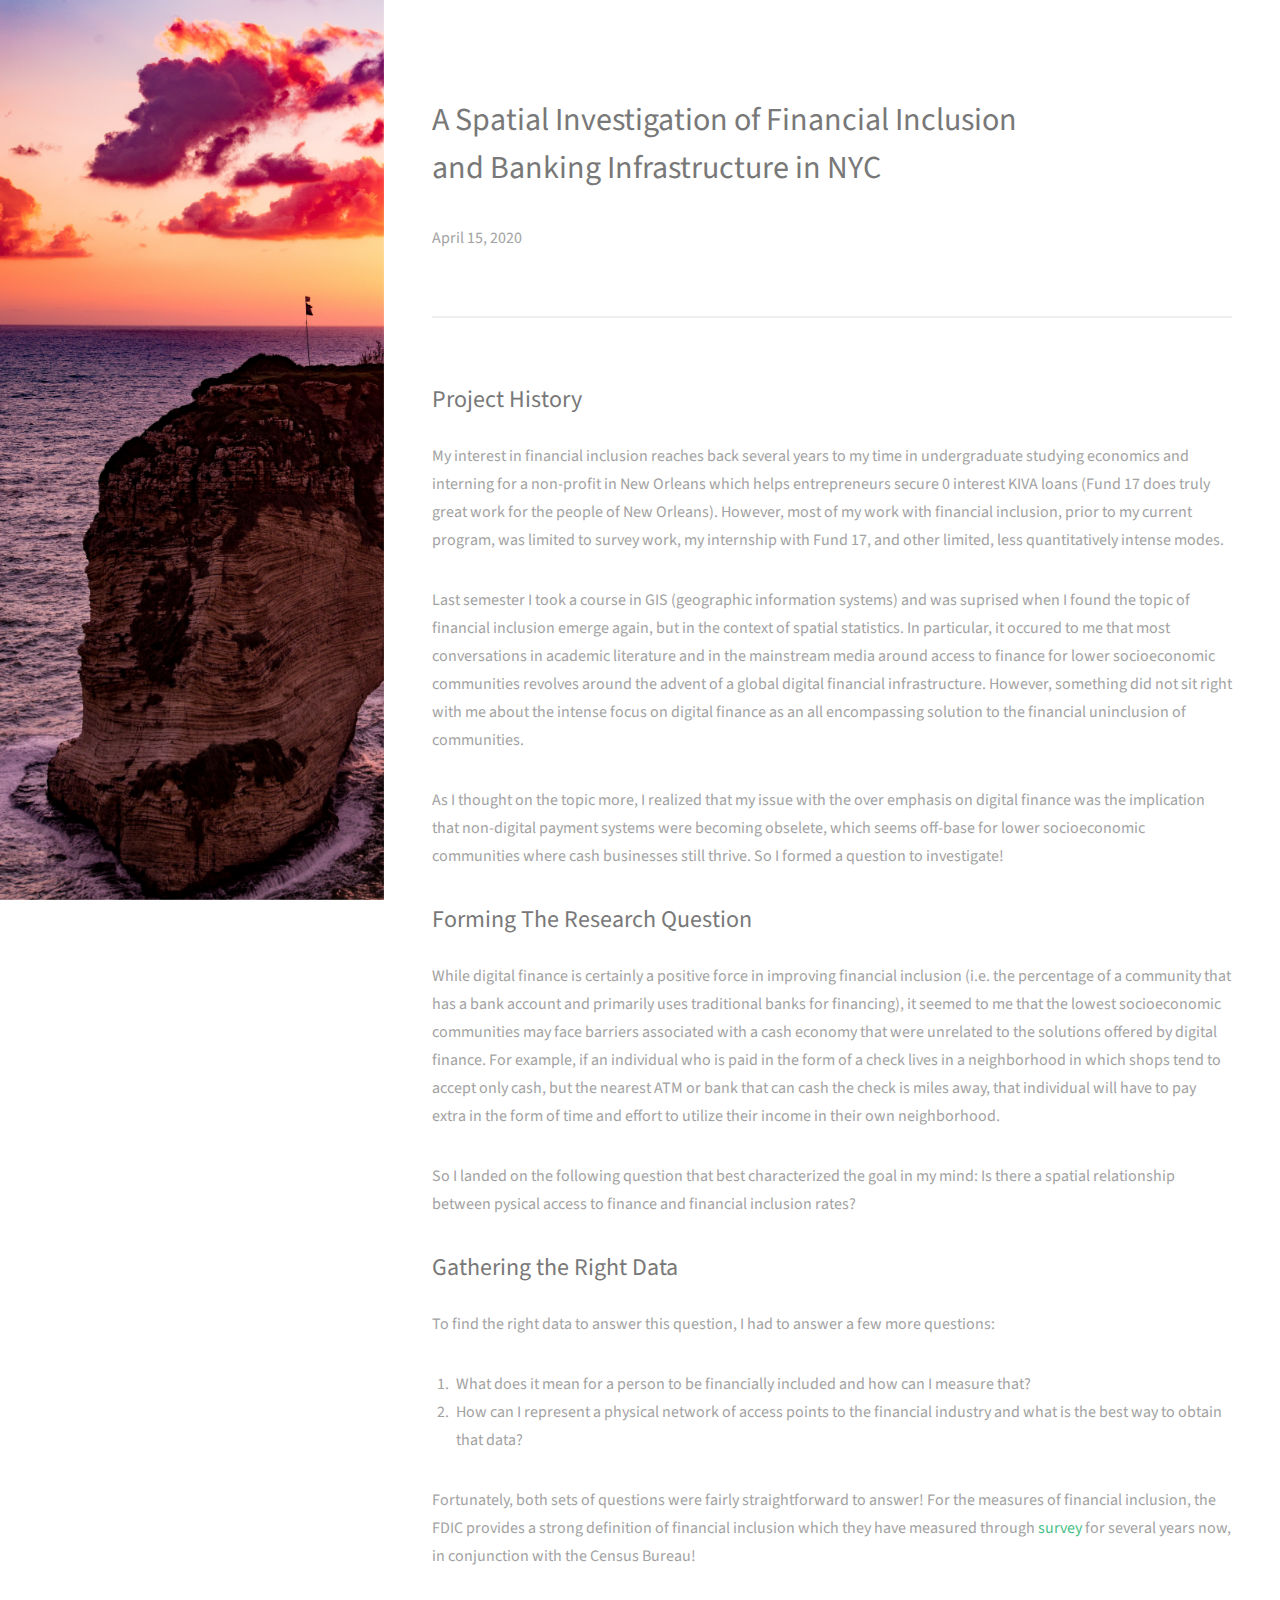
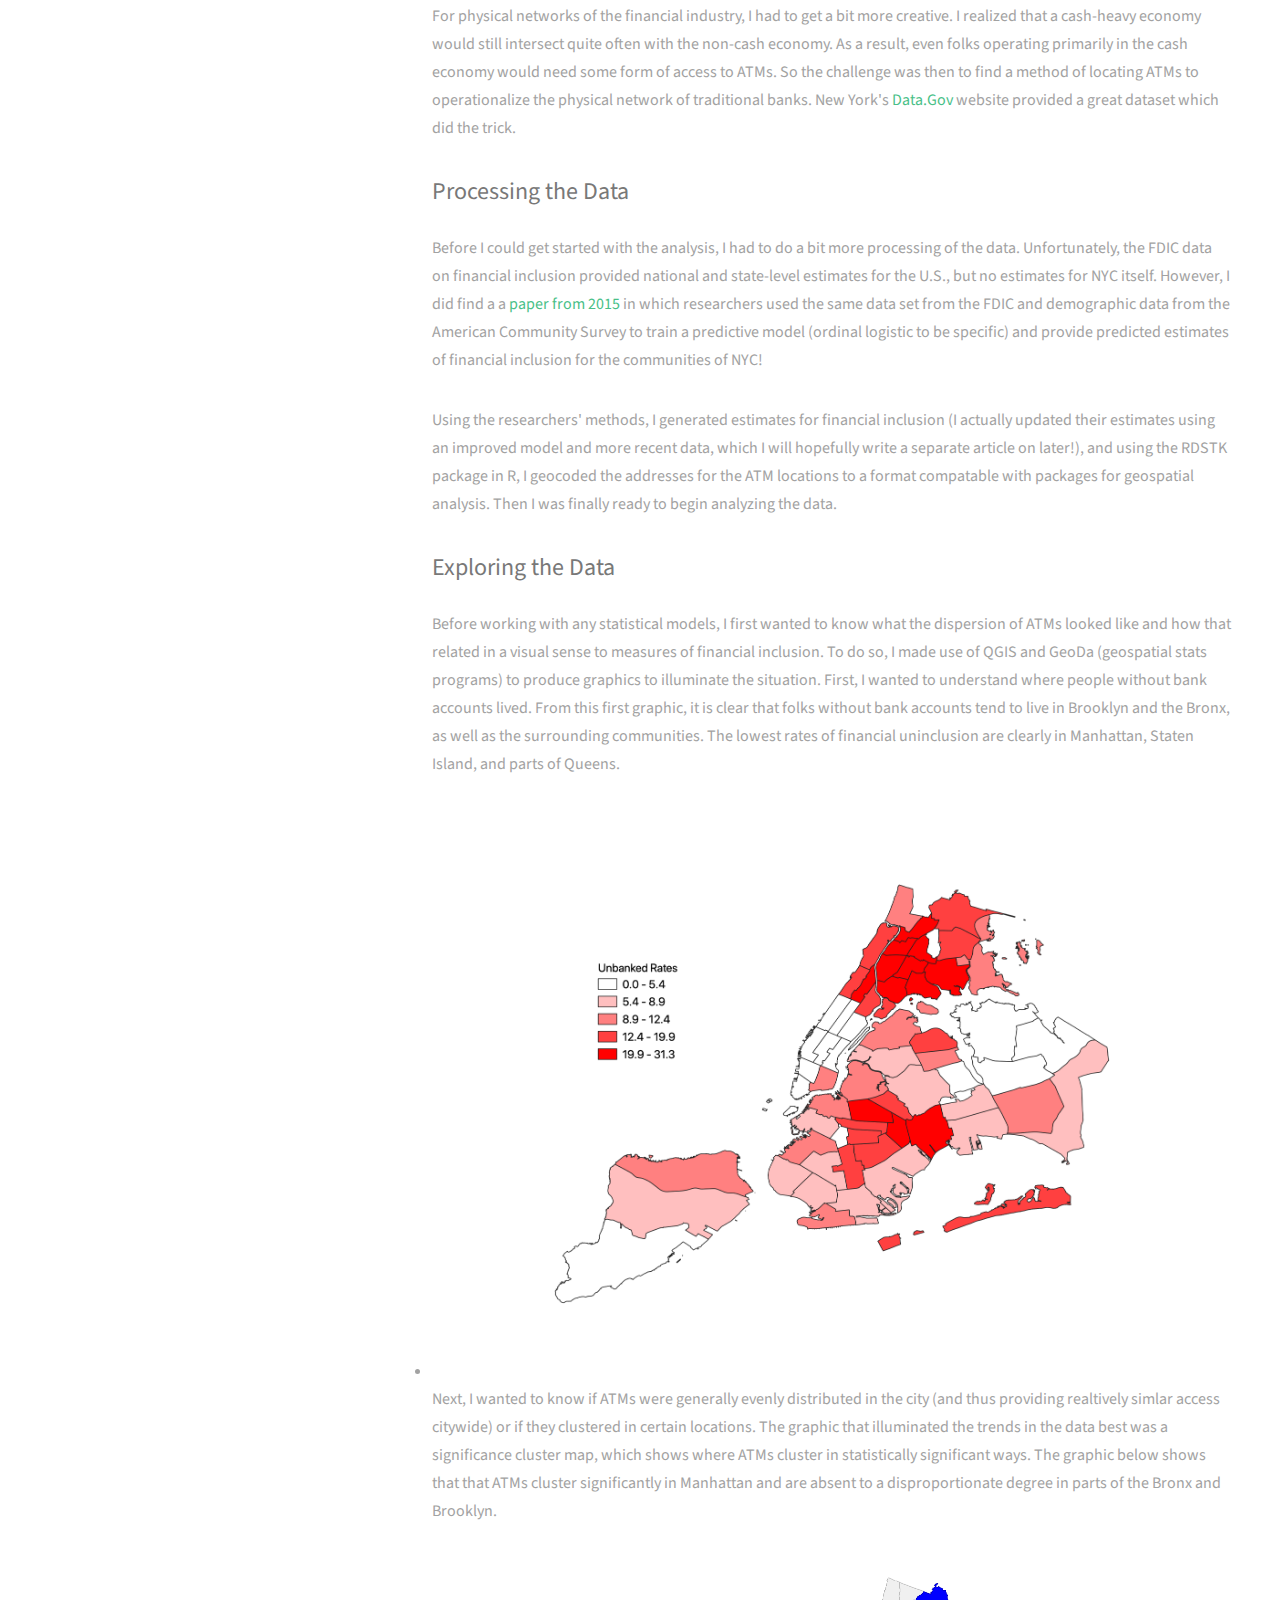
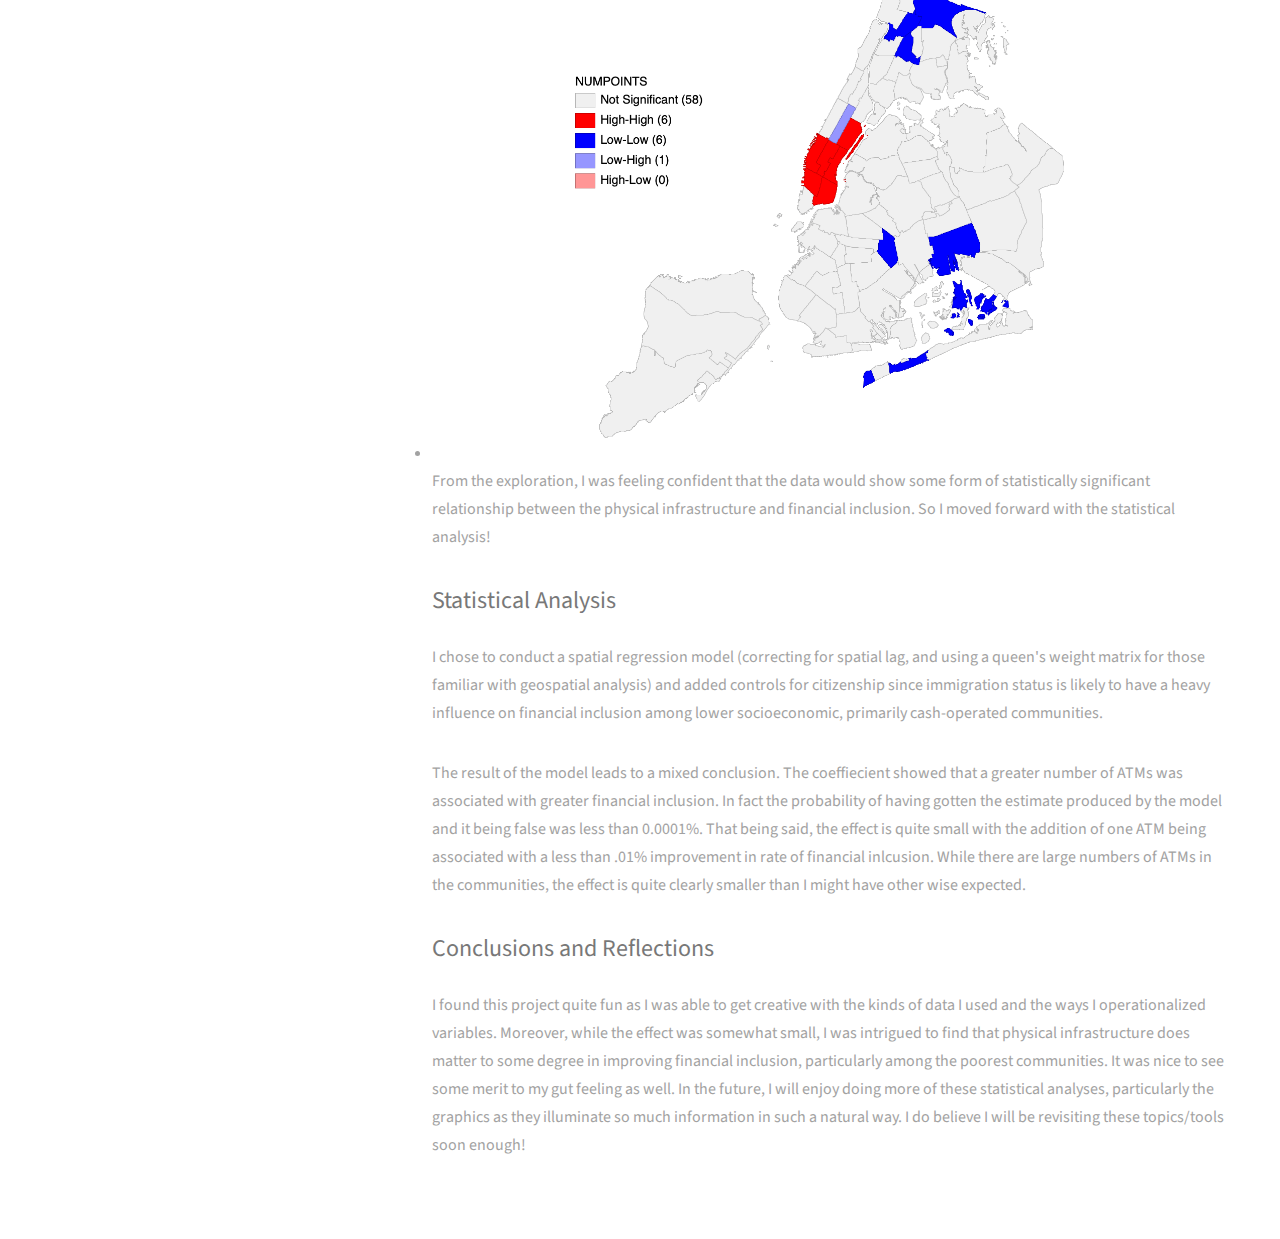
<file: pages/article1.html>
<!DOCTYPE HTML>
<!--
	Strata by HTML5 UP
	html5up.net | @ajlkn
	Free for personal and commercial use under the CCA 3.0 license (html5up.net/license)
-->
<html>
	<head>
		<title>L. Nix</title>
		<meta charset="utf-8" />
		<meta name="viewport" content="width=device-width, initial-scale=1, user-scalable=no" />
		<link rel="stylesheet" href="../assets/css/main.css" />
	</head>
	<body class="is-preload">

		<!-- Header -->
			<header id="header">
				<div class="inner">
					
				</div>
			</header>

		<!-- Main -->
			<div id="main">

				<!-- One -->
					<section id="one">
						<header class="major">
							<h2>A Spatial Investigation of Financial Inclusion <br \>
								and Banking Infrastructure in NYC</h2>
						</header>
						<p>April 15, 2020</p>
						<!--
						<ul class="actions">
							<li><a href="#" class="button">Learn More</a></li>
						</ul>
						-->
					</section>

					<!-- Two -->
					<section id="two">
						<h2>Project History</h2>
						<p>My interest in financial inclusion reaches back several years to my time in undergraduate studying economics and interning for a non-profit in New Orleans which helps entrepreneurs secure 0 interest KIVA loans (Fund 17 does truly great work for the people of New Orleans). However, most of my work with financial inclusion, prior to my current program, was limited to survey work, my internship with Fund 17, and other limited, less quantitatively intense modes.</p>
						<p>Last semester I took a course in GIS (geographic information systems) and was suprised when I found the topic of financial inclusion emerge again, but in the context of spatial statistics. In particular, it occured to me that most conversations in academic literature and in the mainstream media around access to finance for lower socioeconomic communities revolves around the advent of a global digital financial infrastructure. However, something did not sit right with me about the intense focus on digital finance as an all encompassing solution to the financial uninclusion of communities.</p>
						<p>As I thought on the topic more, I realized that my issue with the over emphasis on digital finance was the implication that non-digital payment systems were becoming obselete, which seems off-base for lower socioeconomic communities where cash businesses still thrive. So I formed a question to investigate!</p>
						<h2>Forming The Research Question</h2>
						<p>While digital finance is certainly a positive force in improving financial inclusion (i.e. the percentage of a community that has a bank account and primarily uses traditional banks for financing), it seemed to me that the lowest socioeconomic communities may face barriers associated with a cash economy that were unrelated to the solutions offered by digital finance. For example, if an individual who is paid in the form of a check lives in a neighborhood in which shops tend to accept only cash, but the nearest ATM or bank that can cash the check is miles away, that individual will have to pay extra in the form of time and effort to utilize their income in their own neighborhood.</p>
						<p>So I landed on the following question that best characterized the goal in my mind: Is there a spatial relationship between pysical access to finance and financial inclusion rates?</p>
						<h2>Gathering the Right Data</h2>
						<p>To find the right data to answer this question, I had to answer a few more questions:</p>
						<ol>
						<li>What does it mean for a person to be financially included and how can I measure that?</li>
						<li>How can I represent a physical network of access points to the financial industry and what is the best way to obtain that data?</li>
						</ol>
						<p>Fortunately, both sets of questions were fairly straightforward to answer! For the measures of financial inclusion, the FDIC provides a strong definition of financial inclusion which they have measured through <a href="https://catalog.data.gov/dataset/bank-owned-atm-locations-in-new-york-state"><span>survey</span></a> for several years now, in conjunction with the Census Bureau!</p>
						<p>For physical networks of the financial industry, I had to get a bit more creative. I realized that a cash-heavy economy would still intersect quite often with the non-cash economy. As a result, even folks operating primarily in the cash economy would need some form of access to ATMs. So the challenge was then to find a method of locating ATMs to operationalize the physical network of traditional banks. New York's <a href="https://economicinclusion.gov/"><span>Data.Gov</span></a> website provided a great dataset which did the trick.</p>
						<h2>Processing the Data</h2>
						<p> Before I could get started with the analysis, I had to do a bit more processing of the data. Unfortunately, the FDIC data on financial inclusion provided national and state-level estimates for the U.S., but no estimates for NYC itself. However, I did find a a <a href="https://www.urban.org/research/publication/where-are-unbanked-and-underbanked-new-york-city"><span>paper from 2015</span></a> in which researchers used the same data set from the FDIC and demographic data from the American Community Survey to train a predictive model (ordinal logistic to be specific) and provide predicted estimates of financial inclusion for the communities of NYC!</p>
						<p>Using the researchers' methods, I generated estimates for financial inclusion (I actually updated their estimates using an improved model and more recent data, which I will hopefully write a separate article on later!), and using the RDSTK package in R, I geocoded the addresses for the ATM locations to a format compatable with packages for geospatial analysis. Then I was finally ready to begin analyzing the data.</p>
						<h2>Exploring the Data</h2>
						<p>Before working with any statistical models, I first wanted to know what the dispersion of ATMs looked like and how that related in a visual sense to measures of financial inclusion. To do so, I made use of QGIS and GeoDa (geospatial stats programs) to produce graphics to illuminate the situation. First, I wanted to understand where people without bank accounts lived. From this first graphic, it is clear that folks without bank accounts tend to live in Brooklyn and the Bronx, as well as the surrounding communities. The lowest rates of financial uninclusion are clearly in Manhattan, Staten Island, and parts of Queens.</p>
						<li><img src="../images/Unbanked_Rates.png" height="100%" width="100%"></li>
						<p>Next, I wanted to know if ATMs were generally evenly distributed in the city (and thus providing realtively simlar access citywide) or if they clustered in certain locations. The graphic that illuminated the trends in the data best was a significance cluster map, which shows where ATMs cluster in statistically significant ways. The graphic below shows that that ATMs cluster significantly in Manhattan and are absent to a disproportionate degree in parts of the Bronx and Brooklyn.</p>
						<li><img src="../images/ATMs_Cluster_Significance.png" height="100%" width="100%"></li>
						<p>From the exploration, I was feeling confident that the data would show some form of statistically significant relationship between the physical infrastructure and financial inclusion. So I moved forward with the statistical analysis!</p>
						<h2>Statistical Analysis</h2>
						<p>I chose to conduct a spatial regression model (correcting for spatial lag, and using a queen's weight matrix for those familiar with geospatial analysis) and added controls for citizenship since immigration status is likely to have a heavy influence on financial inclusion among lower socioeconomic, primarily cash-operated communities.</p>
						<p>The result of the model leads to a mixed conclusion. The coeffiecient showed that a greater number of ATMs was associated with greater financial inclusion. In fact the probability of having gotten the estimate produced by the model and it being false was less than 0.0001%. That being said, the effect is quite small with the addition of one ATM being associated with a less than .01% improvement in rate of financial inlcusion. While there are large numbers of ATMs in the communities, the effect is quite clearly smaller than I might have other wise expected.</p>
						<h2>Conclusions and Reflections</h2>
						<p>I found this project quite fun as I was able to get creative with the kinds of data I used and the ways I operationalized variables. Moreover, while the effect was somewhat small, I was intrigued to find that physical infrastructure does matter to some degree in improving financial inclusion, particularly among the poorest communities. It was nice to see some merit to my gut feeling as well. In the future, I will enjoy doing more of these statistical analyses, particularly the graphics as they illuminate so much information in such a natural way. I do believe I will be revisiting these topics/tools soon enough!</p>
					</section>
					
			</div>

		<!-- Footer -->
			<footer id="footer">
				<div class="inner">
					
				</div>
			</footer>

		<!-- Scripts -->
			<script src="../assets/js/jquery.min.js"></script>
			<script src="../assets/js/jquery.poptrox.min.js"></script>
			<script src="../assets/js/browser.min.js"></script>
			<script src="../assets/js/breakpoints.min.js"></script>
			<script src="../assets/js/util.js"></script>
			<script src="../assets/js/main.js"></script>

	</body>
</html>
</file>
<file: assets/css/main.css>
@import url("fontawesome-all.min.css");
@import url("https://fonts.googleapis.com/css?family=Source+Sans+Pro:400,400italic");

/*
	Strata by HTML5 UP
	html5up.net | @ajlkn
	Free for personal and commercial use under the CCA 3.0 license (html5up.net/license)
*/

html, body, div, span, applet, object,
iframe, h1, h2, h3, h4, h5, h6, p, blockquote,
pre, a, abbr, acronym, address, big, cite,
code, del, dfn, em, img, ins, kbd, q, s, samp,
small, strike, strong, sub, sup, tt, var, b,
u, i, center, dl, dt, dd, ol, ul, li, fieldset,
form, label, legend, table, caption, tbody,
tfoot, thead, tr, th, td, article, aside,
canvas, details, embed, figure, figcaption,
footer, header, hgroup, menu, nav, output, ruby,
section, summary, time, mark, audio, video {
	margin: 0;
	padding: 0;
	border: 0;
	font-size: 100%;
	font: inherit;
	vertical-align: baseline;}

article, aside, details, figcaption, figure,
footer, header, hgroup, menu, nav, section {
	display: block;}

body {
	line-height: 1;
}

ol, ul {
	list-style: none;
}

blockquote, q {
	quotes: none;
}

	blockquote:before, blockquote:after, q:before, q:after {
		content: '';
		content: none;
	}

table {
	border-collapse: collapse;
	border-spacing: 0;
}

body {
	-webkit-text-size-adjust: none;
}

mark {
	background-color: transparent;
	color: inherit;
}

input::-moz-focus-inner {
	border: 0;
	padding: 0;
}

input, select, textarea {
	-moz-appearance: none;
	-webkit-appearance: none;
	-ms-appearance: none;
	appearance: none;
}

/* Basic */

	html {
		box-sizing: border-box;
	}

	*, *:before, *:after {
		box-sizing: inherit;
	}

	body {
		background: #fff;
	}

		body.is-preload *, body.is-preload *:before, body.is-preload *:after {
			-moz-animation: none !important;
			-webkit-animation: none !important;
			-ms-animation: none !important;
			animation: none !important;
			-moz-transition: none !important;
			-webkit-transition: none !important;
			-ms-transition: none !important;
			transition: none !important;
		}

	body, input, select, textarea {
		color: #a2a2a2;
		font-family: "Source Sans Pro", Helvetica, sans-serif;
		font-size: 16pt;
		font-weight: 400;
		line-height: 1.75em;
	}

	a {
		-moz-transition: color 0.2s ease-in-out, border-color 0.2s ease-in-out;
		-webkit-transition: color 0.2s ease-in-out, border-color 0.2s ease-in-out;
		-ms-transition: color 0.2s ease-in-out, border-color 0.2s ease-in-out;
		transition: color 0.2s ease-in-out, border-color 0.2s ease-in-out;
		border-bottom: dotted 0px;
		color: #49bf88;
		text-decoration: none;
	}

		a:hover {
			border-bottom-color: transparent;
			color: #49bfab !important;
			text-decoration: none;
		}

	strong, b {
		color: #787878;
		font-weight: 400;
	}

	em, i {
		font-style: italic;
	}

	p {
		margin: 0 0 2em 0;
	}

	h1, h2, h3, h4, h5, h6 {
		color: #787878;
		font-weight: 400;
		line-height: 1em;
		margin: 0 0 1em 0;
	}

		h1 a, h2 a, h3 a, h4 a, h5 a, h6 a {
			color: inherit;
			text-decoration: none;
		}

	h1 {
		font-size: 2em;
		line-height: 1.5em;
	}

	h2 {
		font-size: 1.5em;
		line-height: 1.5em;
	}

	h3 {
		font-size: 1.25em;
		line-height: 1.5em;
	}

	h4 {
		font-size: 1.1em;
		line-height: 1.5em;
	}

	h5 {
		font-size: 0.9em;
		line-height: 1.5em;
	}

	h6 {
		font-size: 0.7em;
		line-height: 1.5em;
	}

	sub {
		font-size: 0.8em;
		position: relative;
		top: 0.5em;
	}

	sup {
		font-size: 0.8em;
		position: relative;
		top: -0.5em;
	}

	hr {
		border: 0;
		border-bottom: solid 2px #efefef;
		margin: 2em 0;
	}

		hr.major {
			margin: 3em 0;
		}

	blockquote {
		border-left: solid 6px #efefef;
		font-style: italic;
		margin: 0 0 2em 0;
		padding: 0.5em 0 0.5em 1.5em;
	}

	code {
		background: #f7f7f7;
		border-radius: 0.35em;
		border: solid 2px #efefef;
		font-family: "Courier New", monospace;
		font-size: 0.9em;
		margin: 0 0.25em;
		padding: 0.25em 0.65em;
	}

	pre {
		-webkit-overflow-scrolling: touch;
		font-family: "Courier New", monospace;
		font-size: 0.9em;
		margin: 0 0 2em 0;
	}

		pre code {
			display: block;
			line-height: 1.75em;
			padding: 1em 1.5em;
			overflow-x: auto;
		}

	.align-left {
		text-align: left;
	}

	.align-center {
		text-align: center;
	}

	.align-right {
		text-align: right;
	}

/* Container */

	.container {
		margin: 0 auto;
		max-width: calc(100% - 4em);
		width: 100%;
	}

		.container.xsmall {
			width: 25%;
		}

		.container.small {
			width: 50%;
		}

		.container.medium {
			width: 75%;
		}

		.container.large {
			width: 125%;
		}

		.container.xlarge {
			width: 150%;
		}

		.container.max {
			width: 100%;
		}

		@media screen and (max-width: 980px) {

			.container {
				width: 100% !important;
				max-width: 100% !important;
			}

		}

		@media screen and (max-width: 480px) {

			.container {
				max-width: calc(100% - 3em);
			}

		}

/* Row */

	.row {
		display: flex;
		flex-wrap: wrap;
		box-sizing: border-box;
		align-items: stretch;
	}

		.row > * {
			box-sizing: border-box;
		}

		.row.gtr-uniform > * > :last-child {
			margin-bottom: 0;
		}

		.row.aln-left {
			justify-content: flex-start;
		}

		.row.aln-center {
			justify-content: center;
		}

		.row.aln-right {
			justify-content: flex-end;
		}

		.row.aln-top {
			align-items: flex-start;
		}

		.row.aln-middle {
			align-items: center;
		}

		.row.aln-bottom {
			align-items: flex-end;
		}

		.row > .imp {
			order: -1;
		}

		.row > .col-1 {
			width: 8.33333%;
		}

		.row > .off-1 {
			margin-left: 8.33333%;
		}

		.row > .col-2 {
			width: 16.66667%;
		}

		.row > .off-2 {
			margin-left: 16.66667%;
		}

		.row > .col-3 {
			width: 25%;
		}

		.row > .off-3 {
			margin-left: 25%;
		}

		.row > .col-4 {
			width: 33.33333%;
		}

		.row > .off-4 {
			margin-left: 33.33333%;
		}

		.row > .col-5 {
			width: 41.66667%;
		}

		.row > .off-5 {
			margin-left: 41.66667%;
		}

		.row > .col-6 {
			width: 50%;
		}

		.row > .off-6 {
			margin-left: 50%;
		}

		.row > .col-7 {
			width: 58.33333%;
		}

		.row > .off-7 {
			margin-left: 58.33333%;
		}

		.row > .col-8 {
			width: 66.66667%;
		}

		.row > .off-8 {
			margin-left: 66.66667%;
		}

		.row > .col-9 {
			width: 75%;
		}

		.row > .off-9 {
			margin-left: 75%;
		}

		.row > .col-10 {
			width: 83.33333%;
		}

		.row > .off-10 {
			margin-left: 83.33333%;
		}

		.row > .col-11 {
			width: 91.66667%;
		}

		.row > .off-11 {
			margin-left: 91.66667%;
		}

		.row > .col-12 {
			width: 100%;
		}

		.row > .off-12 {
			margin-left: 100%;
		}

		.row.gtr-0 {
			margin-top: 0;
			margin-left: 0em;
		}

			.row.gtr-0 > * {
				padding: 0 0 0 0em;
			}

			.row.gtr-0.gtr-uniform {
				margin-top: 0em;
			}

				.row.gtr-0.gtr-uniform > * {
					padding-top: 0em;
				}

		.row.gtr-25 {
			margin-top: 0;
			margin-left: -0.625em;
		}

			.row.gtr-25 > * {
				padding: 0 0 0 0.625em;
			}

			.row.gtr-25.gtr-uniform {
				margin-top: -0.625em;
			}

				.row.gtr-25.gtr-uniform > * {
					padding-top: 0.625em;
				}

		.row.gtr-50 {
			margin-top: 0;
			margin-left: -1.25em;
		}

			.row.gtr-50 > * {
				padding: 0 0 0 1.25em;
			}

			.row.gtr-50.gtr-uniform {
				margin-top: -1.25em;
			}

				.row.gtr-50.gtr-uniform > * {
					padding-top: 1.25em;
				}

		.row {
			margin-top: 0;
			margin-left: -2.5em;
		}

			.row > * {
				padding: 0 0 0 2.5em;
			}

			.row.gtr-uniform {
				margin-top: -2.5em;
			}

				.row.gtr-uniform > * {
					padding-top: 2.5em;
				}

		.row.gtr-150 {
			margin-top: 0;
			margin-left: -3.75em;
		}

			.row.gtr-150 > * {
				padding: 0 0 0 3.75em;
			}

			.row.gtr-150.gtr-uniform {
				margin-top: -3.75em;
			}

				.row.gtr-150.gtr-uniform > * {
					padding-top: 3.75em;
				}

		.row.gtr-200 {
			margin-top: 0;
			margin-left: -5em;
		}

			.row.gtr-200 > * {
				padding: 0 0 0 5em;
			}

			.row.gtr-200.gtr-uniform {
				margin-top: -5em;
			}

				.row.gtr-200.gtr-uniform > * {
					padding-top: 5em;
				}

		@media screen and (max-width: 1800px) {

			.row {
				display: flex;
				flex-wrap: wrap;
				box-sizing: border-box;
				align-items: stretch;
			}

				.row > * {
					box-sizing: border-box;
				}

				.row.gtr-uniform > * > :last-child {
					margin-bottom: 0;
				}

				.row.aln-left {
					justify-content: flex-start;
				}

				.row.aln-center {
					justify-content: center;
				}

				.row.aln-right {
					justify-content: flex-end;
				}

				.row.aln-top {
					align-items: flex-start;
				}

				.row.aln-middle {
					align-items: center;
				}

				.row.aln-bottom {
					align-items: flex-end;
				}

				.row > .imp-xlarge {
					order: -1;
				}

				.row > .col-1-xlarge {
					width: 8.33333%;
				}

				.row > .off-1-xlarge {
					margin-left: 8.33333%;
				}

				.row > .col-2-xlarge {
					width: 16.66667%;
				}

				.row > .off-2-xlarge {
					margin-left: 16.66667%;
				}

				.row > .col-3-xlarge {
					width: 25%;
				}

				.row > .off-3-xlarge {
					margin-left: 25%;
				}

				.row > .col-4-xlarge {
					width: 33.33333%;
				}

				.row > .off-4-xlarge {
					margin-left: 33.33333%;
				}

				.row > .col-5-xlarge {
					width: 41.66667%;
				}

				.row > .off-5-xlarge {
					margin-left: 41.66667%;
				}

				.row > .col-6-xlarge {
					width: 50%;
				}

				.row > .off-6-xlarge {
					margin-left: 50%;
				}

				.row > .col-7-xlarge {
					width: 58.33333%;
				}

				.row > .off-7-xlarge {
					margin-left: 58.33333%;
				}

				.row > .col-8-xlarge {
					width: 66.66667%;
				}

				.row > .off-8-xlarge {
					margin-left: 66.66667%;
				}

				.row > .col-9-xlarge {
					width: 75%;
				}

				.row > .off-9-xlarge {
					margin-left: 75%;
				}

				.row > .col-10-xlarge {
					width: 83.33333%;
				}

				.row > .off-10-xlarge {
					margin-left: 83.33333%;
				}

				.row > .col-11-xlarge {
					width: 91.66667%;
				}

				.row > .off-11-xlarge {
					margin-left: 91.66667%;
				}

				.row > .col-12-xlarge {
					width: 100%;
				}

				.row > .off-12-xlarge {
					margin-left: 100%;
				}

				.row.gtr-0 {
					margin-top: 0;
					margin-left: 0em;
				}

					.row.gtr-0 > * {
						padding: 0 0 0 0em;
					}

					.row.gtr-0.gtr-uniform {
						margin-top: 0em;
					}

						.row.gtr-0.gtr-uniform > * {
							padding-top: 0em;
						}

				.row.gtr-25 {
					margin-top: 0;
					margin-left: -0.625em;
				}

					.row.gtr-25 > * {
						padding: 0 0 0 0.625em;
					}

					.row.gtr-25.gtr-uniform {
						margin-top: -0.625em;
					}

						.row.gtr-25.gtr-uniform > * {
							padding-top: 0.625em;
						}

				.row.gtr-50 {
					margin-top: 0;
					margin-left: -1.25em;
				}

					.row.gtr-50 > * {
						padding: 0 0 0 1.25em;
					}

					.row.gtr-50.gtr-uniform {
						margin-top: -1.25em;
					}

						.row.gtr-50.gtr-uniform > * {
							padding-top: 1.25em;
						}

				.row {
					margin-top: 0;
					margin-left: -2.5em;
				}

					.row > * {
						padding: 0 0 0 2.5em;
					}

					.row.gtr-uniform {
						margin-top: -2.5em;
					}

						.row.gtr-uniform > * {
							padding-top: 2.5em;
						}

				.row.gtr-150 {
					margin-top: 0;
					margin-left: -3.75em;
				}

					.row.gtr-150 > * {
						padding: 0 0 0 3.75em;
					}

					.row.gtr-150.gtr-uniform {
						margin-top: -3.75em;
					}

						.row.gtr-150.gtr-uniform > * {
							padding-top: 3.75em;
						}

				.row.gtr-200 {
					margin-top: 0;
					margin-left: -5em;
				}

					.row.gtr-200 > * {
						padding: 0 0 0 5em;
					}

					.row.gtr-200.gtr-uniform {
						margin-top: -5em;
					}

						.row.gtr-200.gtr-uniform > * {
							padding-top: 5em;
						}

		}

		@media screen and (max-width: 1280px) {

			.row {
				display: flex;
				flex-wrap: wrap;
				box-sizing: border-box;
				align-items: stretch;
			}

				.row > * {
					box-sizing: border-box;
				}

				.row.gtr-uniform > * > :last-child {
					margin-bottom: 0;
				}

				.row.aln-left {
					justify-content: flex-start;
				}

				.row.aln-center {
					justify-content: center;
				}

				.row.aln-right {
					justify-content: flex-end;
				}

				.row.aln-top {
					align-items: flex-start;
				}

				.row.aln-middle {
					align-items: center;
				}

				.row.aln-bottom {
					align-items: flex-end;
				}

				.row > .imp-large {
					order: -1;
				}

				.row > .col-1-large {
					width: 8.33333%;
				}

				.row > .off-1-large {
					margin-left: 8.33333%;
				}

				.row > .col-2-large {
					width: 16.66667%;
				}

				.row > .off-2-large {
					margin-left: 16.66667%;
				}

				.row > .col-3-large {
					width: 25%;
				}

				.row > .off-3-large {
					margin-left: 25%;
				}

				.row > .col-4-large {
					width: 33.33333%;
				}

				.row > .off-4-large {
					margin-left: 33.33333%;
				}

				.row > .col-5-large {
					width: 41.66667%;
				}

				.row > .off-5-large {
					margin-left: 41.66667%;
				}

				.row > .col-6-large {
					width: 50%;
				}

				.row > .off-6-large {
					margin-left: 50%;
				}

				.row > .col-7-large {
					width: 58.33333%;
				}

				.row > .off-7-large {
					margin-left: 58.33333%;
				}

				.row > .col-8-large {
					width: 66.66667%;
				}

				.row > .off-8-large {
					margin-left: 66.66667%;
				}

				.row > .col-9-large {
					width: 75%;
				}

				.row > .off-9-large {
					margin-left: 75%;
				}

				.row > .col-10-large {
					width: 83.33333%;
				}

				.row > .off-10-large {
					margin-left: 83.33333%;
				}

				.row > .col-11-large {
					width: 91.66667%;
				}

				.row > .off-11-large {
					margin-left: 91.66667%;
				}

				.row > .col-12-large {
					width: 100%;
				}

				.row > .off-12-large {
					margin-left: 100%;
				}

				.row.gtr-0 {
					margin-top: 0;
					margin-left: 0em;
				}

					.row.gtr-0 > * {
						padding: 0 0 0 0em;
					}

					.row.gtr-0.gtr-uniform {
						margin-top: 0em;
					}

						.row.gtr-0.gtr-uniform > * {
							padding-top: 0em;
						}

				.row.gtr-25 {
					margin-top: 0;
					margin-left: -0.5em;
				}

					.row.gtr-25 > * {
						padding: 0 0 0 0.5em;
					}

					.row.gtr-25.gtr-uniform {
						margin-top: -0.5em;
					}

						.row.gtr-25.gtr-uniform > * {
							padding-top: 0.5em;
						}

				.row.gtr-50 {
					margin-top: 0;
					margin-left: -1em;
				}

					.row.gtr-50 > * {
						padding: 0 0 0 1em;
					}

					.row.gtr-50.gtr-uniform {
						margin-top: -1em;
					}

						.row.gtr-50.gtr-uniform > * {
							padding-top: 1em;
						}

				.row {
					margin-top: 0;
					margin-left: -2em;
				}

					.row > * {
						padding: 0 0 0 2em;
					}

					.row.gtr-uniform {
						margin-top: -2em;
					}

						.row.gtr-uniform > * {
							padding-top: 2em;
						}

				.row.gtr-150 {
					margin-top: 0;
					margin-left: -3em;
				}

					.row.gtr-150 > * {
						padding: 0 0 0 3em;
					}

					.row.gtr-150.gtr-uniform {
						margin-top: -3em;
					}

						.row.gtr-150.gtr-uniform > * {
							padding-top: 3em;
						}

				.row.gtr-200 {
					margin-top: 0;
					margin-left: -4em;
				}

					.row.gtr-200 > * {
						padding: 0 0 0 4em;
					}

					.row.gtr-200.gtr-uniform {
						margin-top: -4em;
					}

						.row.gtr-200.gtr-uniform > * {
							padding-top: 4em;
						}

		}

		@media screen and (max-width: 980px) {

			.row {
				display: flex;
				flex-wrap: wrap;
				box-sizing: border-box;
				align-items: stretch;
			}

				.row > * {
					box-sizing: border-box;
				}

				.row.gtr-uniform > * > :last-child {
					margin-bottom: 0;
				}

				.row.aln-left {
					justify-content: flex-start;
				}

				.row.aln-center {
					justify-content: center;
				}

				.row.aln-right {
					justify-content: flex-end;
				}

				.row.aln-top {
					align-items: flex-start;
				}

				.row.aln-middle {
					align-items: center;
				}

				.row.aln-bottom {
					align-items: flex-end;
				}

				.row > .imp-medium {
					order: -1;
				}

				.row > .col-1-medium {
					width: 8.33333%;
				}

				.row > .off-1-medium {
					margin-left: 8.33333%;
				}

				.row > .col-2-medium {
					width: 16.66667%;
				}

				.row > .off-2-medium {
					margin-left: 16.66667%;
				}

				.row > .col-3-medium {
					width: 25%;
				}

				.row > .off-3-medium {
					margin-left: 25%;
				}

				.row > .col-4-medium {
					width: 33.33333%;
				}

				.row > .off-4-medium {
					margin-left: 33.33333%;
				}

				.row > .col-5-medium {
					width: 41.66667%;
				}

				.row > .off-5-medium {
					margin-left: 41.66667%;
				}

				.row > .col-6-medium {
					width: 50%;
				}

				.row > .off-6-medium {
					margin-left: 50%;
				}

				.row > .col-7-medium {
					width: 58.33333%;
				}

				.row > .off-7-medium {
					margin-left: 58.33333%;
				}

				.row > .col-8-medium {
					width: 66.66667%;
				}

				.row > .off-8-medium {
					margin-left: 66.66667%;
				}

				.row > .col-9-medium {
					width: 75%;
				}

				.row > .off-9-medium {
					margin-left: 75%;
				}

				.row > .col-10-medium {
					width: 83.33333%;
				}

				.row > .off-10-medium {
					margin-left: 83.33333%;
				}

				.row > .col-11-medium {
					width: 91.66667%;
				}

				.row > .off-11-medium {
					margin-left: 91.66667%;
				}

				.row > .col-12-medium {
					width: 100%;
				}

				.row > .off-12-medium {
					margin-left: 100%;
				}

				.row.gtr-0 {
					margin-top: 0;
					margin-left: 0em;
				}

					.row.gtr-0 > * {
						padding: 0 0 0 0em;
					}

					.row.gtr-0.gtr-uniform {
						margin-top: 0em;
					}

						.row.gtr-0.gtr-uniform > * {
							padding-top: 0em;
						}

				.row.gtr-25 {
					margin-top: 0;
					margin-left: -0.5em;
				}

					.row.gtr-25 > * {
						padding: 0 0 0 0.5em;
					}

					.row.gtr-25.gtr-uniform {
						margin-top: -0.5em;
					}

						.row.gtr-25.gtr-uniform > * {
							padding-top: 0.5em;
						}

				.row.gtr-50 {
					margin-top: 0;
					margin-left: -1em;
				}

					.row.gtr-50 > * {
						padding: 0 0 0 1em;
					}

					.row.gtr-50.gtr-uniform {
						margin-top: -1em;
					}

						.row.gtr-50.gtr-uniform > * {
							padding-top: 1em;
						}

				.row {
					margin-top: 0;
					margin-left: -2em;
				}

					.row > * {
						padding: 0 0 0 2em;
					}

					.row.gtr-uniform {
						margin-top: -2em;
					}

						.row.gtr-uniform > * {
							padding-top: 2em;
						}

				.row.gtr-150 {
					margin-top: 0;
					margin-left: -3em;
				}

					.row.gtr-150 > * {
						padding: 0 0 0 3em;
					}

					.row.gtr-150.gtr-uniform {
						margin-top: -3em;
					}

						.row.gtr-150.gtr-uniform > * {
							padding-top: 3em;
						}

				.row.gtr-200 {
					margin-top: 0;
					margin-left: -4em;
				}

					.row.gtr-200 > * {
						padding: 0 0 0 4em;
					}

					.row.gtr-200.gtr-uniform {
						margin-top: -4em;
					}

						.row.gtr-200.gtr-uniform > * {
							padding-top: 4em;
						}

		}

		@media screen and (max-width: 736px) {

			.row {
				display: flex;
				flex-wrap: wrap;
				box-sizing: border-box;
				align-items: stretch;
			}

				.row > * {
					box-sizing: border-box;
				}

				.row.gtr-uniform > * > :last-child {
					margin-bottom: 0;
				}

				.row.aln-left {
					justify-content: flex-start;
				}

				.row.aln-center {
					justify-content: center;
				}

				.row.aln-right {
					justify-content: flex-end;
				}

				.row.aln-top {
					align-items: flex-start;
				}

				.row.aln-middle {
					align-items: center;
				}

				.row.aln-bottom {
					align-items: flex-end;
				}

				.row > .imp-small {
					order: -1;
				}

				.row > .col-1-small {
					width: 8.33333%;
				}

				.row > .off-1-small {
					margin-left: 8.33333%;
				}

				.row > .col-2-small {
					width: 16.66667%;
				}

				.row > .off-2-small {
					margin-left: 16.66667%;
				}

				.row > .col-3-small {
					width: 25%;
				}

				.row > .off-3-small {
					margin-left: 25%;
				}

				.row > .col-4-small {
					width: 33.33333%;
				}

				.row > .off-4-small {
					margin-left: 33.33333%;
				}

				.row > .col-5-small {
					width: 41.66667%;
				}

				.row > .off-5-small {
					margin-left: 41.66667%;
				}

				.row > .col-6-small {
					width: 50%;
				}

				.row > .off-6-small {
					margin-left: 50%;
				}

				.row > .col-7-small {
					width: 58.33333%;
				}

				.row > .off-7-small {
					margin-left: 58.33333%;
				}

				.row > .col-8-small {
					width: 66.66667%;
				}

				.row > .off-8-small {
					margin-left: 66.66667%;
				}

				.row > .col-9-small {
					width: 75%;
				}

				.row > .off-9-small {
					margin-left: 75%;
				}

				.row > .col-10-small {
					width: 83.33333%;
				}

				.row > .off-10-small {
					margin-left: 83.33333%;
				}

				.row > .col-11-small {
					width: 91.66667%;
				}

				.row > .off-11-small {
					margin-left: 91.66667%;
				}

				.row > .col-12-small {
					width: 100%;
				}

				.row > .off-12-small {
					margin-left: 100%;
				}

				.row.gtr-0 {
					margin-top: 0;
					margin-left: 0em;
				}

					.row.gtr-0 > * {
						padding: 0 0 0 0em;
					}

					.row.gtr-0.gtr-uniform {
						margin-top: 0em;
					}

						.row.gtr-0.gtr-uniform > * {
							padding-top: 0em;
						}

				.row.gtr-25 {
					margin-top: 0;
					margin-left: -0.375em;
				}

					.row.gtr-25 > * {
						padding: 0 0 0 0.375em;
					}

					.row.gtr-25.gtr-uniform {
						margin-top: -0.375em;
					}

						.row.gtr-25.gtr-uniform > * {
							padding-top: 0.375em;
						}

				.row.gtr-50 {
					margin-top: 0;
					margin-left: -0.75em;
				}

					.row.gtr-50 > * {
						padding: 0 0 0 0.75em;
					}

					.row.gtr-50.gtr-uniform {
						margin-top: -0.75em;
					}

						.row.gtr-50.gtr-uniform > * {
							padding-top: 0.75em;
						}

				.row {
					margin-top: 0;
					margin-left: -1.5em;
				}

					.row > * {
						padding: 0 0 0 1.5em;
					}

					.row.gtr-uniform {
						margin-top: -1.5em;
					}

						.row.gtr-uniform > * {
							padding-top: 1.5em;
						}

				.row.gtr-150 {
					margin-top: 0;
					margin-left: -2.25em;
				}

					.row.gtr-150 > * {
						padding: 0 0 0 2.25em;
					}

					.row.gtr-150.gtr-uniform {
						margin-top: -2.25em;
					}

						.row.gtr-150.gtr-uniform > * {
							padding-top: 2.25em;
						}

				.row.gtr-200 {
					margin-top: 0;
					margin-left: -3em;
				}

					.row.gtr-200 > * {
						padding: 0 0 0 3em;
					}

					.row.gtr-200.gtr-uniform {
						margin-top: -3em;
					}

						.row.gtr-200.gtr-uniform > * {
							padding-top: 3em;
						}

		}

		@media screen and (max-width: 480px) {

			.row {
				display: flex;
				flex-wrap: wrap;
				box-sizing: border-box;
				align-items: stretch;
			}

				.row > * {
					box-sizing: border-box;
				}

				.row.gtr-uniform > * > :last-child {
					margin-bottom: 0;
				}

				.row.aln-left {
					justify-content: flex-start;
				}

				.row.aln-center {
					justify-content: center;
				}

				.row.aln-right {
					justify-content: flex-end;
				}

				.row.aln-top {
					align-items: flex-start;
				}

				.row.aln-middle {
					align-items: center;
				}

				.row.aln-bottom {
					align-items: flex-end;
				}

				.row > .imp-xsmall {
					order: -1;
				}

				.row > .col-1-xsmall {
					width: 8.33333%;
				}

				.row > .off-1-xsmall {
					margin-left: 8.33333%;
				}

				.row > .col-2-xsmall {
					width: 16.66667%;
				}

				.row > .off-2-xsmall {
					margin-left: 16.66667%;
				}

				.row > .col-3-xsmall {
					width: 25%;
				}

				.row > .off-3-xsmall {
					margin-left: 25%;
				}

				.row > .col-4-xsmall {
					width: 33.33333%;
				}

				.row > .off-4-xsmall {
					margin-left: 33.33333%;
				}

				.row > .col-5-xsmall {
					width: 41.66667%;
				}

				.row > .off-5-xsmall {
					margin-left: 41.66667%;
				}

				.row > .col-6-xsmall {
					width: 50%;
				}

				.row > .off-6-xsmall {
					margin-left: 50%;
				}

				.row > .col-7-xsmall {
					width: 58.33333%;
				}

				.row > .off-7-xsmall {
					margin-left: 58.33333%;
				}

				.row > .col-8-xsmall {
					width: 66.66667%;
				}

				.row > .off-8-xsmall {
					margin-left: 66.66667%;
				}

				.row > .col-9-xsmall {
					width: 75%;
				}

				.row > .off-9-xsmall {
					margin-left: 75%;
				}

				.row > .col-10-xsmall {
					width: 83.33333%;
				}

				.row > .off-10-xsmall {
					margin-left: 83.33333%;
				}

				.row > .col-11-xsmall {
					width: 91.66667%;
				}

				.row > .off-11-xsmall {
					margin-left: 91.66667%;
				}

				.row > .col-12-xsmall {
					width: 100%;
				}

				.row > .off-12-xsmall {
					margin-left: 100%;
				}

				.row.gtr-0 {
					margin-top: 0;
					margin-left: 0em;
				}

					.row.gtr-0 > * {
						padding: 0 0 0 0em;
					}

					.row.gtr-0.gtr-uniform {
						margin-top: 0em;
					}

						.row.gtr-0.gtr-uniform > * {
							padding-top: 0em;
						}

				.row.gtr-25 {
					margin-top: 0;
					margin-left: -0.375em;
				}

					.row.gtr-25 > * {
						padding: 0 0 0 0.375em;
					}

					.row.gtr-25.gtr-uniform {
						margin-top: -0.375em;
					}

						.row.gtr-25.gtr-uniform > * {
							padding-top: 0.375em;
						}

				.row.gtr-50 {
					margin-top: 0;
					margin-left: -0.75em;
				}

					.row.gtr-50 > * {
						padding: 0 0 0 0.75em;
					}

					.row.gtr-50.gtr-uniform {
						margin-top: -0.75em;
					}

						.row.gtr-50.gtr-uniform > * {
							padding-top: 0.75em;
						}

				.row {
					margin-top: 0;
					margin-left: -1.5em;
				}

					.row > * {
						padding: 0 0 0 1.5em;
					}

					.row.gtr-uniform {
						margin-top: -1.5em;
					}

						.row.gtr-uniform > * {
							padding-top: 1.5em;
						}

				.row.gtr-150 {
					margin-top: 0;
					margin-left: -2.25em;
				}

					.row.gtr-150 > * {
						padding: 0 0 0 2.25em;
					}

					.row.gtr-150.gtr-uniform {
						margin-top: -2.25em;
					}

						.row.gtr-150.gtr-uniform > * {
							padding-top: 2.25em;
						}

				.row.gtr-200 {
					margin-top: 0;
					margin-left: -3em;
				}

					.row.gtr-200 > * {
						padding: 0 0 0 3em;
					}

					.row.gtr-200.gtr-uniform {
						margin-top: -3em;
					}

						.row.gtr-200.gtr-uniform > * {
							padding-top: 3em;
						}

		}

/* Section/Article */

	section.special, article.special {
		text-align: center;
	}

	header p {
		color: #b2b2b2;
		position: relative;
		margin: 0 0 1.5em 0;
	}

	header h2 + p {
		font-size: 1.25em;
		margin-top: -1em;
		line-height: 1.5em;
	}

	header h3 + p {
		font-size: 1.1em;
		margin-top: -0.8em;
		line-height: 1.5em;
	}

	header h4 + p,
	header h5 + p,
	header h6 + p {
		font-size: 0.9em;
		margin-top: -0.6em;
		line-height: 1.5em;
	}

	header.major h2 {
		font-size: 2em;
	}

/* Form */

	form {
		margin: 0 0 2em 0;
	}

	label {
		color: #787878;
		display: block;
		font-size: 0.9em;
		font-weight: 400;
		margin: 0 0 1em 0;
	}

	input[type="text"],
	input[type="password"],
	input[type="email"],
	select,
	textarea {
		-moz-appearance: none;
		-webkit-appearance: none;
		-ms-appearance: none;
		appearance: none;
		background: #f7f7f7;
		border-radius: 0.35em;
		border: solid 2px transparent;
		color: inherit;
		display: block;
		outline: 0;
		padding: 0 0.75em;
		text-decoration: none;
		width: 100%;
	}

		input[type="text"]:invalid,
		input[type="password"]:invalid,
		input[type="email"]:invalid,
		select:invalid,
		textarea:invalid {
			box-shadow: none;
		}

		input[type="text"]:focus,
		input[type="password"]:focus,
		input[type="email"]:focus,
		select:focus,
		textarea:focus {
			border-color: #49bf9d;
		}

	select {
		background-image: url("data:image/svg+xml;charset=utf8,%3Csvg xmlns='http://www.w3.org/2000/svg' width='40' height='40' preserveAspectRatio='none' viewBox='0 0 40 40'%3E%3Cpath d='M9.4,12.3l10.4,10.4l10.4-10.4c0.2-0.2,0.5-0.4,0.9-0.4c0.3,0,0.6,0.1,0.9,0.4l3.3,3.3c0.2,0.2,0.4,0.5,0.4,0.9 c0,0.4-0.1,0.6-0.4,0.9L20.7,31.9c-0.2,0.2-0.5,0.4-0.9,0.4c-0.3,0-0.6-0.1-0.9-0.4L4.3,17.3c-0.2-0.2-0.4-0.5-0.4-0.9 c0-0.4,0.1-0.6,0.4-0.9l3.3-3.3c0.2-0.2,0.5-0.4,0.9-0.4S9.1,12.1,9.4,12.3z' fill='%23dfdfdf' /%3E%3C/svg%3E");
		background-size: 1.25rem;
		background-repeat: no-repeat;
		background-position: calc(100% - 1rem) center;
		height: 2.75em;
		padding-right: 2.75em;
		text-overflow: ellipsis;
	}

		select option {
			color: #787878;
			background: #fff;
		}

		select:focus::-ms-value {
			background-color: transparent;
		}

		select::-ms-expand {
			display: none;
		}

	input[type="text"],
	input[type="password"],
	input[type="email"],
	select {
		height: 2.75em;
	}

	textarea {
		padding: 0.75em;
	}

	input[type="checkbox"],
	input[type="radio"] {
		-moz-appearance: none;
		-webkit-appearance: none;
		-ms-appearance: none;
		appearance: none;
		display: block;
		float: left;
		margin-right: -2em;
		opacity: 0;
		width: 1em;
		z-index: -1;
	}

		input[type="checkbox"] + label,
		input[type="radio"] + label {
			text-decoration: none;
			color: #a2a2a2;
			cursor: pointer;
			display: inline-block;
			font-size: 1em;
			font-weight: 400;
			padding-left: 2.4em;
			padding-right: 0.75em;
			position: relative;
		}

			input[type="checkbox"] + label:before,
			input[type="radio"] + label:before {
				-moz-osx-font-smoothing: grayscale;
				-webkit-font-smoothing: antialiased;
				display: inline-block;
				font-style: normal;
				font-variant: normal;
				text-rendering: auto;
				line-height: 1;
				text-transform: none !important;
				font-family: 'Font Awesome 5 Free';
				font-weight: 900;
			}

			input[type="checkbox"] + label:before,
			input[type="radio"] + label:before {
				background: #f7f7f7;
				border-radius: 0.35em;
				border: solid 2px transparent;
				content: '';
				display: inline-block;
				font-size: 0.8em;
				height: 2.0625em;
				left: 0;
				line-height: 1.85625em;
				position: absolute;
				text-align: center;
				top: 0;
				width: 2.0625em;
			}

		input[type="checkbox"]:checked + label:before,
		input[type="radio"]:checked + label:before {
			background: #787878;
			border-color: #787878;
			color: #fff;
			content: '\f00c';
		}

		input[type="checkbox"]:focus + label:before,
		input[type="radio"]:focus + label:before {
			border-color: #49bf9d;
		}

	input[type="checkbox"] + label:before {
		border-radius: 0.35em;
	}

	input[type="radio"] + label:before {
		border-radius: 100%;
	}

	::-webkit-input-placeholder {
		color: #b2b2b2 !important;
		opacity: 1.0;
	}

	:-moz-placeholder {
		color: #b2b2b2 !important;
		opacity: 1.0;
	}

	::-moz-placeholder {
		color: #b2b2b2 !important;
		opacity: 1.0;
	}

	:-ms-input-placeholder {
		color: #b2b2b2 !important;
		opacity: 1.0;
	}

/* Box */

	.box {
		border-radius: 0.35em;
		border: solid 2px #efefef;
		margin-bottom: 2em;
		padding: 1.5em;
	}

		.box > :last-child,
		.box > :last-child > :last-child,
		.box > :last-child > :last-child > :last-child {
			margin-bottom: 0;
		}

		.box.alt {
			border: 0;
			border-radius: 0;
			padding: 0;
		}

/* Icon */

	.icon {
		text-decoration: none;
		border-bottom: none;
		position: relative;
	}

		.icon:before {
			-moz-osx-font-smoothing: grayscale;
			-webkit-font-smoothing: antialiased;
			display: inline-block;
			font-style: normal;
			font-variant: normal;
			text-rendering: auto;
			line-height: 1;
			text-transform: none !important;
			font-family: 'Font Awesome 5 Free';
			font-weight: 400;
		}

		.icon > .label {
			display: none;
		}

		.icon:before {
			line-height: inherit;
		}

		.icon.solid:before {
			font-weight: 900;
		}

		.icon.brands:before {
			font-family: 'Font Awesome 5 Brands';
		}

/* Image */

	.image {
		border-radius: 0.35em;
		border: 0;
		display: inline-block;
		position: relative;
	}

		.image:before {
			-moz-transition: opacity 0.2s ease-in-out;
			-webkit-transition: opacity 0.2s ease-in-out;
			-ms-transition: opacity 0.2s ease-in-out;
			transition: opacity 0.2s ease-in-out;
			background: url("images/overlay.png");
			border-radius: 0.35em;
			content: '';
			display: block;
			height: 100%;
			left: 0;
			opacity: 0.5;
			position: absolute;
			top: 0;
			width: 100%;
		}

		.image.thumb {
			text-align: center;
		}

			.image.thumb:after {
				-moz-transition: opacity 0.2s ease-in-out;
				-webkit-transition: opacity 0.2s ease-in-out;
				-ms-transition: opacity 0.2s ease-in-out;
				transition: opacity 0.2s ease-in-out;
				border-radius: 0.35em;
				border: solid 3px rgba(255, 255, 255, 0.5);
				color: #fff;
				content: 'View';
				display: inline-block;
				font-size: 0.8em;
				font-weight: 400;
				left: 50%;
				line-height: 2.25em;
				margin: -1.25em 0 0 -3em;
				opacity: 0;
				padding: 0 1.5em;
				position: absolute;
				text-align: center;
				text-decoration: none;
				top: 50%;
				white-space: nowrap;
			}

			.image.thumb:hover:after {
				opacity: 1.0;
			}

			.image.thumb:hover:before {
				background: url("images/overlay.png"), url("images/overlay.png");
				opacity: 1.0;
			}

		.image img {
			border-radius: 0.35em;
			display: block;
		}

		.image.left {
			float: left;
			margin: 0 1.5em 1em 0;
			top: 0.25em;
		}

		.image.right {
			float: right;
			margin: 0 0 1em 1.5em;
			top: 0.25em;
		}

		.image.left, .image.right {
			max-width: 40%;
		}

			.image.left img, .image.right img {
				width: 100%;
			}

		.image.fit {
			display: block;
			margin: 0 0 2em 0;
			width: 100%;
		}

			.image.fit img {
				width: 100%;
			}

		.image.avatar {
			border-radius: 100%;
		}

			.image.avatar:before {
				display: none;
			}

			.image.avatar img {
				border-radius: 100%;
				width: 100%;
			}

/* List */

	ol {
		list-style: decimal;
		margin: 0 0 2em 0;
		padding-left: 1.25em;
	}

		ol li {
			padding-left: 0.25em;
		}

	ul {
		list-style: disc;
		margin: 0 0 2em 0;
		padding-left: 1em;
	}

		ul li {
			padding-left: 0.5em;
		}

		ul.alt {
			list-style: none;
			padding-left: 0;
		}

			ul.alt li {
				border-top: solid 2px #efefef;
				padding: 0.5em 0;
			}

				ul.alt li:first-child {
					border-top: 0;
					padding-top: 0;
				}

	dl {
		margin: 0 0 2em 0;
	}

/* Icons */

	ul.icons {
		cursor: default;
		list-style: none;
		padding-left: 0;
	}

		ul.icons li {
			display: inline-block;
			padding: 0 1em 0 0;
		}

			ul.icons li:last-child {
				padding-right: 0;
			}

			ul.icons li .icon:before {
				font-size: 1.5em;
			}

/* Labeled Icons */

	ul.labeled-icons {
		list-style: none;
		padding: 0;
	}

		ul.labeled-icons li {
			line-height: 1.75em;
			margin: 1.5em 0 0 0;
			padding-left: 2.25em;
			position: relative;
		}

			ul.labeled-icons li:first-child {
				margin-top: 0;
			}

			ul.labeled-icons li a {
				color: inherit;
			}

			ul.labeled-icons li h3 {
				color: #b2b2b2;
				left: 0;
				position: absolute;
				text-align: center;
				top: 0;
				width: 1em;
			}

/* Actions */

	ul.actions {
		display: -moz-flex;
		display: -webkit-flex;
		display: -ms-flex;
		display: flex;
		cursor: default;
		list-style: none;
		margin-left: -1em;
		padding-left: 0;
	}

		ul.actions li {
			padding: 0 0 0 1em;
			vertical-align: middle;
		}

		ul.actions.special {
			-moz-justify-content: center;
			-webkit-justify-content: center;
			-ms-justify-content: center;
			justify-content: center;
			width: 100%;
			margin-left: 0;
		}

			ul.actions.special li:first-child {
				padding-left: 0;
			}

		ul.actions.stacked {
			-moz-flex-direction: column;
			-webkit-flex-direction: column;
			-ms-flex-direction: column;
			flex-direction: column;
			margin-left: 0;
		}

			ul.actions.stacked li {
				padding: 1.3em 0 0 0;
			}

				ul.actions.stacked li:first-child {
					padding-top: 0;
				}

		ul.actions.fit {
			width: calc(100% + 1em);
		}

			ul.actions.fit li {
				-moz-flex-grow: 1;
				-webkit-flex-grow: 1;
				-ms-flex-grow: 1;
				flex-grow: 1;
				-moz-flex-shrink: 1;
				-webkit-flex-shrink: 1;
				-ms-flex-shrink: 1;
				flex-shrink: 1;
				width: 100%;
			}

				ul.actions.fit li > * {
					width: 100%;
				}

			ul.actions.fit.stacked {
				width: 100%;
			}

		@media screen and (max-width: 480px) {

			ul.actions:not(.fixed) {
				-moz-flex-direction: column;
				-webkit-flex-direction: column;
				-ms-flex-direction: column;
				flex-direction: column;
				margin-left: 0;
				width: 100% !important;
			}

				ul.actions:not(.fixed) li {
					-moz-flex-grow: 1;
					-webkit-flex-grow: 1;
					-ms-flex-grow: 1;
					flex-grow: 1;
					-moz-flex-shrink: 1;
					-webkit-flex-shrink: 1;
					-ms-flex-shrink: 1;
					flex-shrink: 1;
					padding: 1em 0 0 0;
					text-align: center;
					width: 100%;
				}

					ul.actions:not(.fixed) li > * {
						width: 100%;
					}

					ul.actions:not(.fixed) li:first-child {
						padding-top: 0;
					}

					ul.actions:not(.fixed) li input[type="submit"],
					ul.actions:not(.fixed) li input[type="reset"],
					ul.actions:not(.fixed) li input[type="button"],
					ul.actions:not(.fixed) li button,
					ul.actions:not(.fixed) li .button {
						width: 100%;
					}

						ul.actions:not(.fixed) li input[type="submit"].icon:before,
						ul.actions:not(.fixed) li input[type="reset"].icon:before,
						ul.actions:not(.fixed) li input[type="button"].icon:before,
						ul.actions:not(.fixed) li button.icon:before,
						ul.actions:not(.fixed) li .button.icon:before {
							margin-left: -0.5em;
						}

		}

/* Table */

	.table-wrapper {
		-webkit-overflow-scrolling: touch;
		overflow-x: auto;
	}

	table {
		margin: 0 0 2em 0;
		width: 100%;
	}

		table tbody tr {
			border: solid 1px #efefef;
			border-left: 0;
			border-right: 0;
		}

			table tbody tr:nth-child(2n + 1) {
				background-color: #f7f7f7;
			}

		table td {
			padding: 0.75em 0.75em;
		}

		table th {
			color: #787878;
			font-size: 0.9em;
			font-weight: 400;
			padding: 0 0.75em 0.75em 0.75em;
			text-align: left;
		}

		table thead {
			border-bottom: solid 2px #efefef;
		}

		table tfoot {
			border-top: solid 2px #efefef;
		}

		table.alt {
			border-collapse: separate;
		}

			table.alt tbody tr td {
				border: solid 2px #efefef;
				border-left-width: 0;
				border-top-width: 0;
			}

				table.alt tbody tr td:first-child {
					border-left-width: 2px;
				}

			table.alt tbody tr:first-child td {
				border-top-width: 2px;
			}

			table.alt thead {
				border-bottom: 0;
			}

			table.alt tfoot {
				border-top: 0;
			}

/* Button */

	input[type="submit"],
	input[type="reset"],
	input[type="button"],
	.button {
		-moz-appearance: none;
		-webkit-appearance: none;
		-ms-appearance: none;
		appearance: none;
		-moz-transition: background-color 0.2s ease-in-out, color 0.2s ease-in-out, border-color 0.2s ease-in-out;
		-webkit-transition: background-color 0.2s ease-in-out, color 0.2s ease-in-out, border-color 0.2s ease-in-out;
		-ms-transition: background-color 0.2s ease-in-out, color 0.2s ease-in-out, border-color 0.2s ease-in-out;
		transition: background-color 0.2s ease-in-out, color 0.2s ease-in-out, border-color 0.2s ease-in-out;
		background-color: transparent;
		border-radius: 0.35em;
		border: solid 3px #efefef;
		color: #787878 !important;
		cursor: pointer;
		display: inline-block;
		font-weight: 400;
		height: 3.15em;
		height: calc(2.75em + 6px);
		line-height: 2.75em;
		min-width: 10em;
		padding: 0 1.5em;
		text-align: center;
		text-decoration: none;
		white-space: nowrap;
	}

		input[type="submit"]:hover,
		input[type="reset"]:hover,
		input[type="button"]:hover,
		.button:hover {
			border-color: #49bf9d;
			color: #49bf9d !important;
		}

		input[type="submit"]:active,
		input[type="reset"]:active,
		input[type="button"]:active,
		.button:active {
			background-color: rgba(73, 191, 157, 0.1);
			border-color: #49bf9d;
			color: #49bf9d !important;
		}

		input[type="submit"].icon,
		input[type="reset"].icon,
		input[type="button"].icon,
		.button.icon {
			padding-left: 1.35em;
		}

			input[type="submit"].icon:before,
			input[type="reset"].icon:before,
			input[type="button"].icon:before,
			.button.icon:before {
				margin-right: 0.5em;
			}

		input[type="submit"].fit,
		input[type="reset"].fit,
		input[type="button"].fit,
		.button.fit {
			min-width: 0;
			width: 100%;
		}

		input[type="submit"].small,
		input[type="reset"].small,
		input[type="button"].small,
		.button.small {
			font-size: 0.8em;
		}

		input[type="submit"].large,
		input[type="reset"].large,
		input[type="button"].large,
		.button.large {
			font-size: 1.35em;
		}

		input[type="submit"].primary,
		input[type="reset"].primary,
		input[type="button"].primary,
		.button.primary {
			background-color: #49bf9d;
			border-color: #49bf9d;
			color: #ffffff !important;
		}

			input[type="submit"].primary:hover,
			input[type="reset"].primary:hover,
			input[type="button"].primary:hover,
			.button.primary:hover {
				background-color: #5cc6a7;
				border-color: #5cc6a7;
			}

			input[type="submit"].primary:active,
			input[type="reset"].primary:active,
			input[type="button"].primary:active,
			.button.primary:active {
				background-color: #3eb08f;
				border-color: #3eb08f;
			}

		input[type="submit"].disabled, input[type="submit"]:disabled,
		input[type="reset"].disabled,
		input[type="reset"]:disabled,
		input[type="button"].disabled,
		input[type="button"]:disabled,
		.button.disabled,
		.button:disabled {
			background-color: #e7e7e7 !important;
			border-color: #e7e7e7 !important;
			color: #b2b2b2 !important;
			cursor: default;
		}

/* Work Item */

	.work-item {
		margin: 0 0 2em 0;
	}

		.work-item .image {
			margin: 0 0 1.5em 0;
		}

		.work-item h3 {
			font-size: 1em;
			margin: 0 0 0.5em 0;
		}

		.work-item p {
			font-size: 0.8em;
			line-height: 1.5em;
			margin: 0;
		}

/* Header */

	#header {
		display: -moz-flex;
		display: -webkit-flex;
		display: -ms-flex;
		display: flex;
		-moz-flex-direction: column;
		-webkit-flex-direction: column;
		-ms-flex-direction: column;
		flex-direction: column;
		-moz-align-items: -moz-flex-end;
		-webkit-align-items: -webkit-flex-end;
		-ms-align-items: -ms-flex-end;
		align-items: flex-end;
		-moz-justify-content: space-between;
		-webkit-justify-content: space-between;
		-ms-justify-content: space-between;
		justify-content: space-between;
		background-color: #1f1815;
		background-attachment: scroll,								scroll;
		background-image: url("images/ramy-kabalan-teGT7MBTPrc-unsplash.jpg"), url("../../images/bg.jpg");
		background-position: top left,							top left;
		background-repeat: repeat,								no-repeat;
		background-size: 170%,								170%;
		color: rgba(255, 255, 255, 0.5);
		height: 100%;
		left: 0;
		padding: 8em 4em;
		position: fixed;
		text-align: right;
		top: 0;
		width: 35%;
	}

		#header > * {
			-moz-flex-shrink: 0;
			-webkit-flex-shrink: 0;
			-ms-flex-shrink: 0;
			flex-shrink: 0;
			width: 100%;
		}

		#header > .inner {
			-moz-flex-grow: 1;
			-webkit-flex-grow: 1;
			-ms-flex-grow: 1;
			flex-grow: 1;
			margin: 0 0 2em 0;
		}

		#header strong, #header b {
			color: #ffffff;
		}

		#header h2, #header h3, #header h4, #header h5, #header h6 {
			color: #ffffff;
		}

		#header h1 {
			color: rgb(255, 255, 255);
			font-size: 1.35em;
			line-height: 1.75em;
			margin: 0;
		}

		#header .image.avatar {
			margin: 0 0 1em 0;
			width: 6.25em;
		}

/* Footer */

	#footer .icons {
		margin: 1em 0 0 0;
	}

		#footer .icons a {
			color: rgb(255, 255, 255);
		}

	#footer .copyright {
		color: rgba(255, 255, 255, 0.452);
		font-size: 0.8em;
		list-style: none;
		margin: 1em 0 0 0;
		padding: 0;
	}

		#footer .copyright li {
			border-left: solid 1px rgba(255, 255, 255, 0.25);
			display: inline-block;
			line-height: 1em;
			margin-left: 0.75em;
			padding-left: 0.75em;
		}

			#footer .copyright li:first-child {
				border-left: 0;
				margin-left: 0;
				padding-left: 0;
			}

			#footer .copyright li a {
				color: inherit;
			}

/* Main */

	#main {
		margin-left: 35%;
		max-width: 54em;
		padding: 8em 4em 4em 4em;
		width: calc(100% - 35%);
	}

		#main > section {
			border-top: solid 2px #efefef;
			margin: 4em 0 0 0;
			padding: 4em 0 0 0;
		}

			#main > section:first-child {
				border-top: 0;
				margin-top: 0;
				padding-top: 0;
			}
	

/* Poptrox */

	@-moz-keyframes spin {
		0% {
			-moz-transform: rotate(0deg);
			-webkit-transform: rotate(0deg);
			-ms-transform: rotate(0deg);
			transform: rotate(0deg);
		}

		100% {
			-moz-transform: rotate(360deg);
			-webkit-transform: rotate(360deg);
			-ms-transform: rotate(360deg);
			transform: rotate(360deg);
		}
	}

	@-webkit-keyframes spin {
		0% {
			-moz-transform: rotate(0deg);
			-webkit-transform: rotate(0deg);
			-ms-transform: rotate(0deg);
			transform: rotate(0deg);
		}

		100% {
			-moz-transform: rotate(360deg);
			-webkit-transform: rotate(360deg);
			-ms-transform: rotate(360deg);
			transform: rotate(360deg);
		}
	}

	@-ms-keyframes spin {
		0% {
			-moz-transform: rotate(0deg);
			-webkit-transform: rotate(0deg);
			-ms-transform: rotate(0deg);
			transform: rotate(0deg);
		}

		100% {
			-moz-transform: rotate(360deg);
			-webkit-transform: rotate(360deg);
			-ms-transform: rotate(360deg);
			transform: rotate(360deg);
		}
	}

	@keyframes spin {
		0% {
			-moz-transform: rotate(0deg);
			-webkit-transform: rotate(0deg);
			-ms-transform: rotate(0deg);
			transform: rotate(0deg);
		}

		100% {
			-moz-transform: rotate(360deg);
			-webkit-transform: rotate(360deg);
			-ms-transform: rotate(360deg);
			transform: rotate(360deg);
		}
	}

	.poptrox-popup {
		-moz-box-sizing: content-box;
		-webkit-box-sizing: content-box;
		-ms-box-sizing: content-box;
		box-sizing: content-box;
		-webkit-tap-highlight-color: rgba(255, 255, 255, 0);
		background: #fff;
		border-radius: 0.35em;
		box-shadow: 0 0.1em 0.15em 0 rgba(0, 0, 0, 0.15);
		overflow: hidden;
		padding-bottom: 3em;
	}

		.poptrox-popup .loader {
			text-decoration: none;
			-moz-animation: spin 1s linear infinite;
			-webkit-animation: spin 1s linear infinite;
			-ms-animation: spin 1s linear infinite;
			animation: spin 1s linear infinite;
			font-size: 1.5em;
			height: 1em;
			left: 50%;
			line-height: 1em;
			margin: -0.5em 0 0 -0.5em;
			position: absolute;
			top: 50%;
			width: 1em;
		}

			.poptrox-popup .loader:before {
				-moz-osx-font-smoothing: grayscale;
				-webkit-font-smoothing: antialiased;
				display: inline-block;
				font-style: normal;
				font-variant: normal;
				text-rendering: auto;
				line-height: 1;
				text-transform: none !important;
				font-family: 'Font Awesome 5 Free';
				font-weight: 900;
			}

			.poptrox-popup .loader:before {
				content: '\f1ce';
			}

		.poptrox-popup .caption {
			background: #fff;
			bottom: 0;
			cursor: default;
			font-size: 0.9em;
			height: 3em;
			left: 0;
			line-height: 2.8em;
			position: absolute;
			text-align: center;
			width: 100%;
			z-index: 1;
		}

		.poptrox-popup .nav-next,
		.poptrox-popup .nav-previous {
			text-decoration: none;
			-moz-transition: opacity 0.2s ease-in-out;
			-webkit-transition: opacity 0.2s ease-in-out;
			-ms-transition: opacity 0.2s ease-in-out;
			transition: opacity 0.2s ease-in-out;
			-webkit-tap-highlight-color: rgba(255, 255, 255, 0);
			background: rgba(0, 0, 0, 0.01);
			cursor: pointer;
			height: 100%;
			opacity: 0;
			position: absolute;
			top: 0;
			width: 50%;
		}

			.poptrox-popup .nav-next:before,
			.poptrox-popup .nav-previous:before {
				-moz-osx-font-smoothing: grayscale;
				-webkit-font-smoothing: antialiased;
				display: inline-block;
				font-style: normal;
				font-variant: normal;
				text-rendering: auto;
				line-height: 1;
				text-transform: none !important;
				font-family: 'Font Awesome 5 Free';
				font-weight: 900;
			}

			.poptrox-popup .nav-next:before,
			.poptrox-popup .nav-previous:before {
				color: #fff;
				font-size: 2.5em;
				height: 1em;
				line-height: 1em;
				margin-top: -0.75em;
				position: absolute;
				text-align: center;
				top: 50%;
				width: 1.5em;
			}

		.poptrox-popup .nav-next {
			right: 0;
		}

			.poptrox-popup .nav-next:before {
				content: '\f105';
				right: 0;
			}

		.poptrox-popup .nav-previous {
			left: 0;
		}

			.poptrox-popup .nav-previous:before {
				content: '\f104';
				left: 0;
			}

		.poptrox-popup .closer {
			text-decoration: none;
			-moz-transition: opacity 0.2s ease-in-out;
			-webkit-transition: opacity 0.2s ease-in-out;
			-ms-transition: opacity 0.2s ease-in-out;
			transition: opacity 0.2s ease-in-out;
			-webkit-tap-highlight-color: rgba(255, 255, 255, 0);
			color: #fff;
			height: 4em;
			line-height: 4em;
			opacity: 0;
			position: absolute;
			right: 0;
			text-align: center;
			top: 0;
			width: 4em;
			z-index: 2;
		}

			.poptrox-popup .closer:before {
				-moz-osx-font-smoothing: grayscale;
				-webkit-font-smoothing: antialiased;
				display: inline-block;
				font-style: normal;
				font-variant: normal;
				text-rendering: auto;
				line-height: 1;
				text-transform: none !important;
				font-family: 'Font Awesome 5 Free';
				font-weight: 900;
			}

			.poptrox-popup .closer:before {
				-moz-box-sizing: content-box;
				-webkit-box-sizing: content-box;
				-ms-box-sizing: content-box;
				box-sizing: content-box;
				border-radius: 100%;
				border: solid 3px rgba(255, 255, 255, 0.5);
				content: '\f00d';
				display: block;
				font-size: 1em;
				height: 1.75em;
				left: 50%;
				line-height: 1.75em;
				margin: -0.875em 0 0 -0.875em;
				position: absolute;
				top: 50%;
				width: 1.75em;
			}

		.poptrox-popup:hover .nav-next,
		.poptrox-popup:hover .nav-previous {
			opacity: 0.5;
		}

			.poptrox-popup:hover .nav-next:hover,
			.poptrox-popup:hover .nav-previous:hover {
				opacity: 1.0;
			}

		.poptrox-popup:hover .closer {
			opacity: 0.5;
		}

			.poptrox-popup:hover .closer:hover {
				opacity: 1.0;
			}

/* Touch */

	body.is-touch .image.thumb:before {
		opacity: 0.5 !important;
	}

	body.is-touch .image.thumb:after {
		display: none !important;
	}

	body.is-touch #header {
		background-attachment: scroll;
		background-size: 100%, cover;
	}

	body.is-touch .poptrox-popup .nav-next,
	body.is-touch .poptrox-popup .nav-previous,
	body.is-touch .poptrox-popup .closer {
		opacity: 1.0 !important;
	}

/* XLarge */

	@media screen and (max-width: 1800px) {

		/* Basic */

			body, input, select, textarea {
				font-size: 12pt;
			}

	}

/* Large */

	@media screen and (max-width: 1280px) {

		/* Header */

			#header {
				padding: 6em 3em 3em 3em;
				width: 30%;
			}

				#header h1 {
					font-size: 1.25em;
				}

					#header h1 br {
						display: none;
					}

				#header > .inner {
					margin-bottom: 0;
				}

		/* Footer */

			#footer .copyright li {
				border-left-width: 0;
				display: block;
				line-height: 2.25em;
				margin-left: 0;
				padding-left: 0;
			}

		/* Main */

			#main {
				margin-left: 30%;
				max-width: none;
				padding: 6em 3em 3em 3em;
				width: calc(100% - 30%);
			}

	}

/* Medium */

	@media screen and (max-width: 980px) {

		/* Basic */

			h1 br, h2 br, h3 br, h4 br, h5 br, h6 br {
				display: none;
			}

		/* List */

			ul.icons li .icon {
				font-size: 1.25em;
			}

		/* Header */

			#header {
				background-attachment: scroll;
				background-position: center center, center center;
				background-size: 100%,		cover;
				left: auto;
				padding: 6em 4em;
				position: relative;
				text-align: center;
				top: auto;
				width: 100%;
				display: block;
			}

				#header h1 {
					font-size: 1.75em;
				}

					#header h1 br {
						display: inline;
					}

		/* Footer */

			#footer {
				background-attachment: scroll;
				background-color: #1f1815;
				background-image: url("images/overlay.png"), url("../../images/bg.jpg");
				background-position: top left,						bottom center;
				background-repeat: repeat,							no-repeat;
				background-size: auto,							cover;
				bottom: auto;
				left: auto;
				padding: 4em 4em 6em 4em;
				position: relative;
				text-align: center;
				width: 100%;
			}

				#footer .icons {
					margin: 0 0 1em 0;
				}

				#footer .copyright {
					margin: 0 0 1em 0;
				}

					#footer .copyright li {
						border-left-width: 1px;
						display: inline-block;
						line-height: 1em;
						margin-left: 0.75em;
						padding-left: 0.75em;
					}

		/* Main */

			#main {
				margin: 0;
				padding: 6em 4em;
				width: 100%;
			}

	}

/* Small */

	@media screen and (max-width: 736px) {

		/* Basic */

			h1 {
				font-size: 1.5em;
			}

			h2 {
				font-size: 1.2em;
			}

			h3 {
				font-size: 1em;
			}

		/* Section/Article */

			section.special, article.special {
				text-align: center;
			}

			header.major h2 {
				font-size: 1.35em;
			}

		/* List */

			ul.labeled-icons li {
				padding-left: 2em;
			}

				ul.labeled-icons li h3 {
					line-height: 1.75em;
				}

		/* Header */

			#header {
				padding: 2.25em 1.5em;
			}

				#header h1 {
					font-size: 1.35em;
				}

		/* Footer */

			#footer {
				padding: 2.25em 1.5em;
			}

		/* Main */

			#main {
				padding: 2.25em 1.5em 0.25em 1.5em;
			}

				#main > section {
					margin: 2.25em 0 0 0;
					padding: 2.25em 0 0 0;
				}

		/* Poptrox */

			.poptrox-popup {
				border-radius: 0;
			}

				.poptrox-popup .nav-next:before,
				.poptrox-popup .nav-previous:before {
					margin-top: -1em;
				}

	}

/* XSmall */

	@media screen and (max-width: 480px) {

		/* Header */

			#header {
				padding: 4.5em 1.5em;
			}

				#header h1 br {
					display: none;
				}

		/* Footer */

			#footer .copyright li {
				border-left-width: 0;
				display: block;
				line-height: 2.25em;
				margin-left: 0;
				padding-left: 0;
			}

	}
</file>
